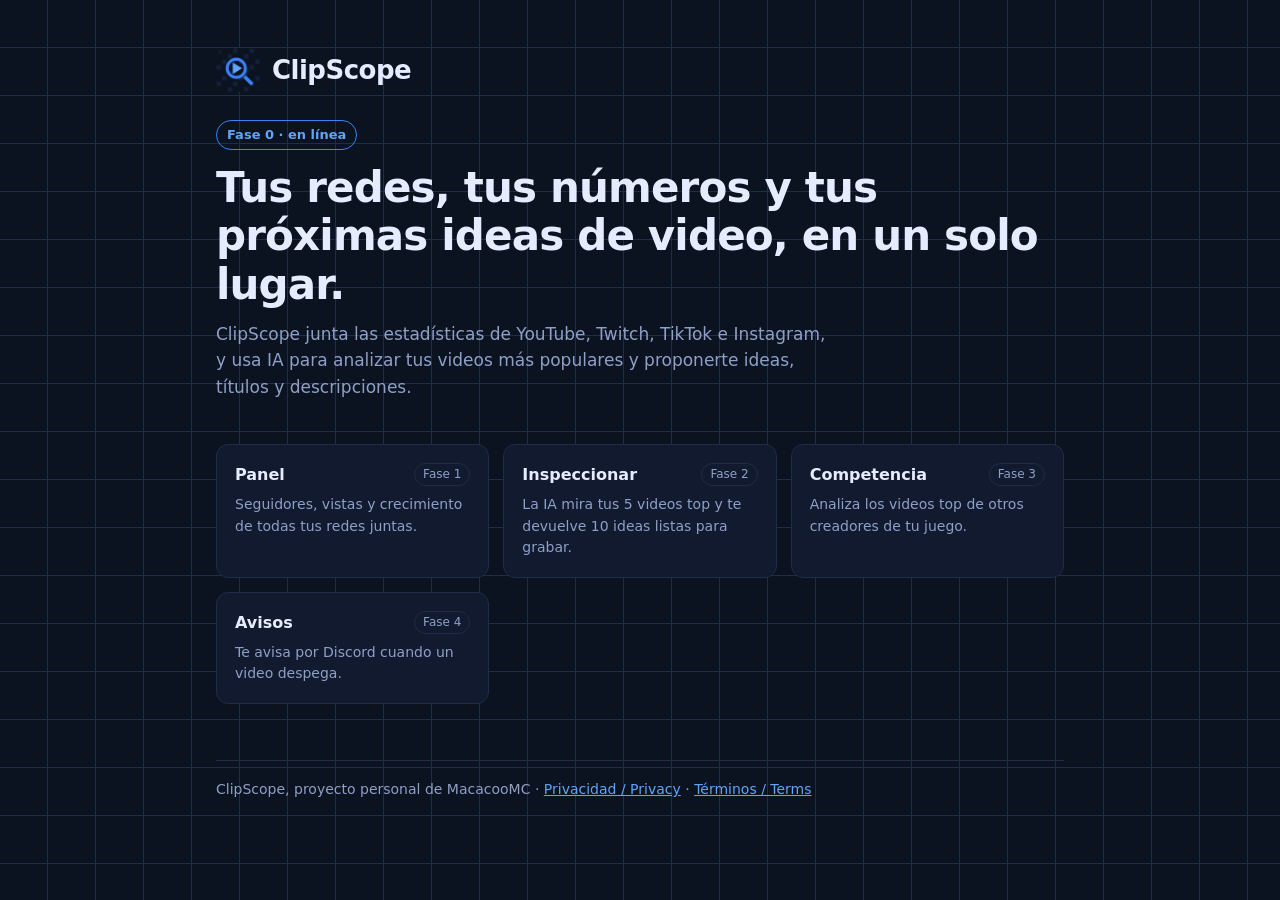
<file: index.html>
<!doctype html>
<html lang="es">
<head>
  <meta charset="utf-8">
  <meta name="viewport" content="width=device-width, initial-scale=1">
  <title>ClipScope</title>
  <meta name="description" content="ClipScope: estadísticas de tus redes e ideas de videos con IA.">
  <meta name="theme-color" content="#0b1220">
  <link rel="manifest" href="/manifest.webmanifest">
  <link rel="icon" href="/icon-192.png">
  <link rel="apple-touch-icon" href="/icon-192.png">
  <link rel="stylesheet" href="/style.css">
</head>
<body>
  <div class="wrap">
    <header>
      <img src="/icon-192.png" alt="">
      <h1>ClipScope</h1>
    </header>

    <section class="hero">
      <span class="tag">Fase 0 · en línea</span>
      <h2>Tus redes, tus números y tus próximas ideas de video, en un solo lugar.</h2>
      <p>ClipScope junta las estadísticas de YouTube, Twitch, TikTok e Instagram, y usa IA para analizar tus videos más populares y proponerte ideas, títulos y descripciones.</p>
      <button class="btn" id="install" hidden>Instalar la app</button>
    </section>

    <section class="grid">
      <div class="card"><span class="soon">Fase 1</span><h3>Panel</h3><p>Seguidores, vistas y crecimiento de todas tus redes juntas.</p></div>
      <div class="card"><span class="soon">Fase 2</span><h3>Inspeccionar</h3><p>La IA mira tus 5 videos top y te devuelve 10 ideas listas para grabar.</p></div>
      <div class="card"><span class="soon">Fase 3</span><h3>Competencia</h3><p>Analiza los videos top de otros creadores de tu juego.</p></div>
      <div class="card"><span class="soon">Fase 4</span><h3>Avisos</h3><p>Te avisa por Discord cuando un video despega.</p></div>
    </section>

    <footer>
      ClipScope, proyecto personal de MacacooMC ·
      <a href="/privacidad">Privacidad / Privacy</a> ·
      <a href="/terminos">Términos / Terms</a>
    </footer>
  </div>

  <script>
    if ('serviceWorker' in navigator) {
      navigator.serviceWorker.register('/sw.js').catch(() => {});
    }
    let deferred;
    const btn = document.getElementById('install');
    window.addEventListener('beforeinstallprompt', (e) => {
      e.preventDefault();
      deferred = e;
      btn.hidden = false;
    });
    btn.addEventListener('click', async () => {
      if (!deferred) return;
      deferred.prompt();
      await deferred.userChoice;
      deferred = null;
      btn.hidden = true;
    });
  </script>
</body>
</html>
</file>
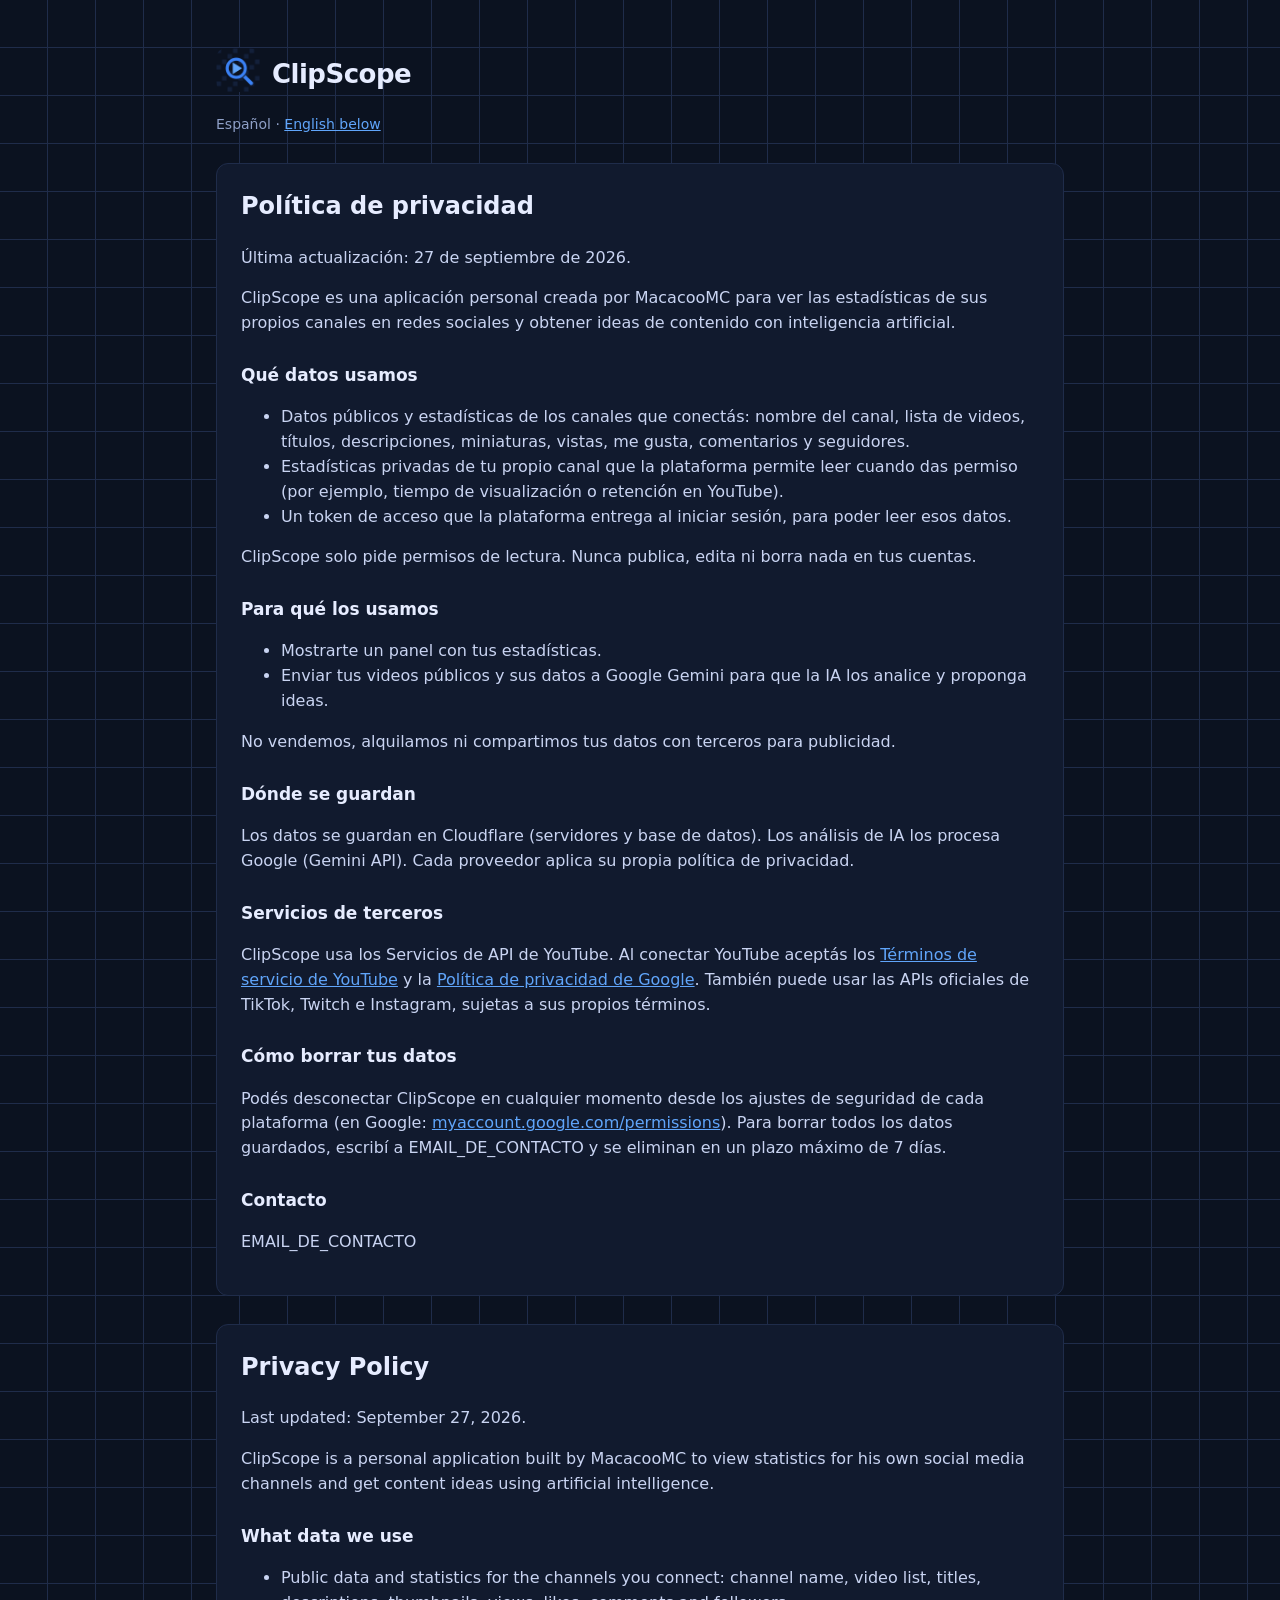
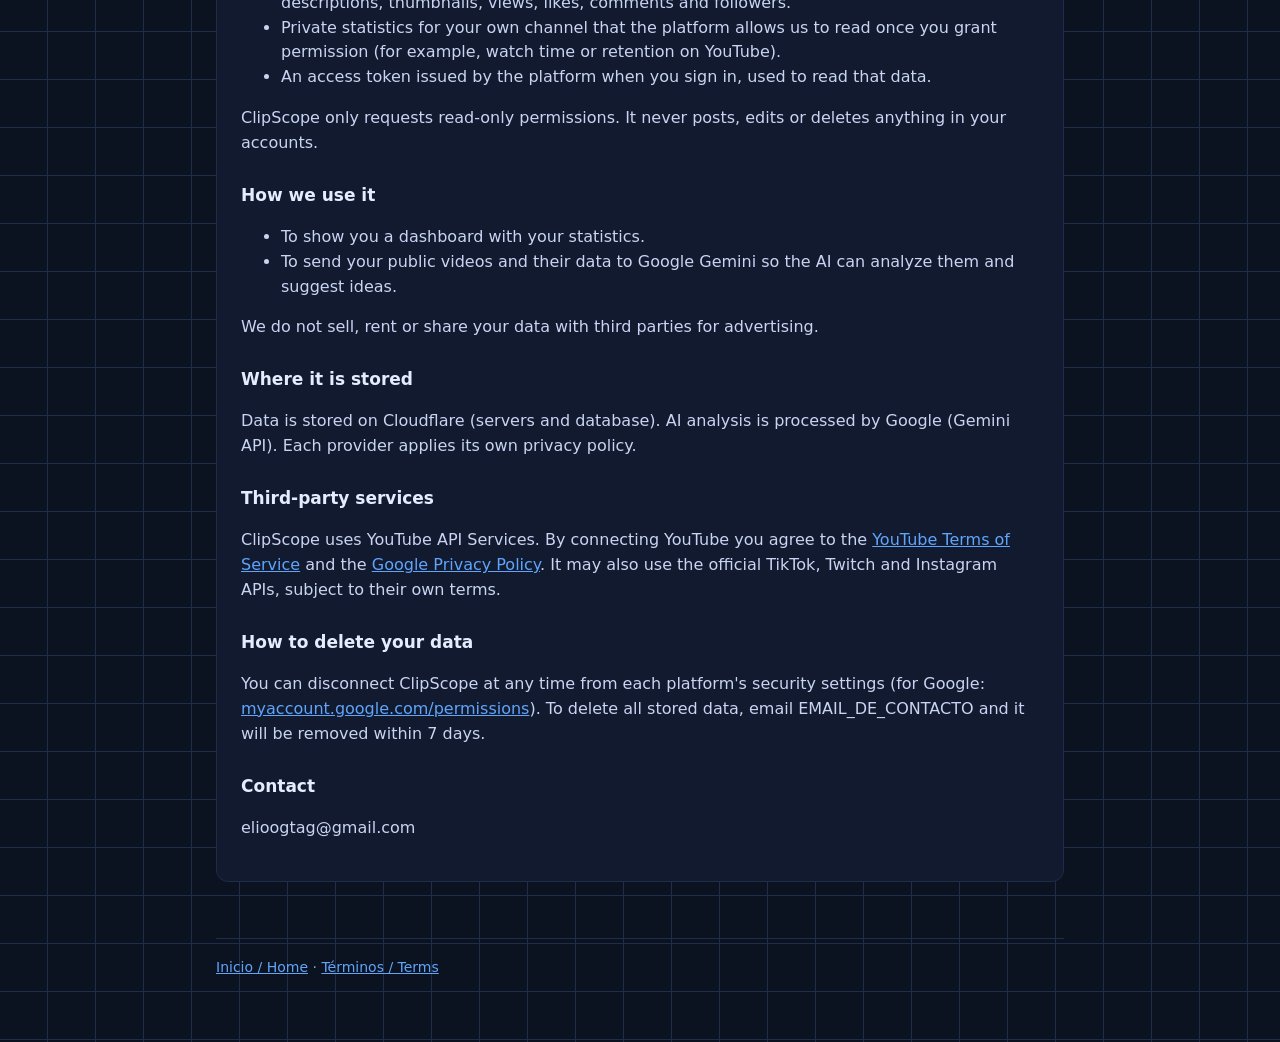
<file: privacidad.html>
<!doctype html>
<html lang="es">
<head>
  <meta charset="utf-8">
  <meta name="viewport" content="width=device-width, initial-scale=1">
  <title>Privacidad · ClipScope</title>
  <meta name="theme-color" content="#0b1220">
  <link rel="icon" href="/icon-192.png">
  <link rel="stylesheet" href="/style.css">
</head>
<body>
  <div class="wrap">
    <header><a href="/"><img src="/icon-192.png" alt="ClipScope"></a><h1>ClipScope</h1></header>
    <p class="lang">Español · <a href="#en">English below</a></p>

    <article class="doc">
      <h2>Política de privacidad</h2>
      <p>Última actualización: 27 de septiembre de 2026.</p>
      <p>ClipScope es una aplicación personal creada por MacacooMC para ver las estadísticas de sus propios canales en redes sociales y obtener ideas de contenido con inteligencia artificial.</p>

      <h3>Qué datos usamos</h3>
      <ul>
        <li>Datos públicos y estadísticas de los canales que conectás: nombre del canal, lista de videos, títulos, descripciones, miniaturas, vistas, me gusta, comentarios y seguidores.</li>
        <li>Estadísticas privadas de tu propio canal que la plataforma permite leer cuando das permiso (por ejemplo, tiempo de visualización o retención en YouTube).</li>
        <li>Un token de acceso que la plataforma entrega al iniciar sesión, para poder leer esos datos.</li>
      </ul>
      <p>ClipScope solo pide permisos de lectura. Nunca publica, edita ni borra nada en tus cuentas.</p>

      <h3>Para qué los usamos</h3>
      <ul>
        <li>Mostrarte un panel con tus estadísticas.</li>
        <li>Enviar tus videos públicos y sus datos a Google Gemini para que la IA los analice y proponga ideas.</li>
      </ul>
      <p>No vendemos, alquilamos ni compartimos tus datos con terceros para publicidad.</p>

      <h3>Dónde se guardan</h3>
      <p>Los datos se guardan en Cloudflare (servidores y base de datos). Los análisis de IA los procesa Google (Gemini API). Cada proveedor aplica su propia política de privacidad.</p>

      <h3>Servicios de terceros</h3>
      <p>ClipScope usa los Servicios de API de YouTube. Al conectar YouTube aceptás los <a href="https://www.youtube.com/t/terms">Términos de servicio de YouTube</a> y la <a href="https://policies.google.com/privacy">Política de privacidad de Google</a>. También puede usar las APIs oficiales de TikTok, Twitch e Instagram, sujetas a sus propios términos.</p>

      <h3>Cómo borrar tus datos</h3>
      <p>Podés desconectar ClipScope en cualquier momento desde los ajustes de seguridad de cada plataforma (en Google: <a href="https://myaccount.google.com/permissions">myaccount.google.com/permissions</a>). Para borrar todos los datos guardados, escribí a EMAIL_DE_CONTACTO y se eliminan en un plazo máximo de 7 días.</p>

      <h3>Contacto</h3>
      <p>EMAIL_DE_CONTACTO</p>
    </article>

    <article class="doc" id="en" lang="en">
      <h2>Privacy Policy</h2>
      <p>Last updated: September 27, 2026.</p>
      <p>ClipScope is a personal application built by MacacooMC to view statistics for his own social media channels and get content ideas using artificial intelligence.</p>

      <h3>What data we use</h3>
      <ul>
        <li>Public data and statistics for the channels you connect: channel name, video list, titles, descriptions, thumbnails, views, likes, comments and followers.</li>
        <li>Private statistics for your own channel that the platform allows us to read once you grant permission (for example, watch time or retention on YouTube).</li>
        <li>An access token issued by the platform when you sign in, used to read that data.</li>
      </ul>
      <p>ClipScope only requests read-only permissions. It never posts, edits or deletes anything in your accounts.</p>

      <h3>How we use it</h3>
      <ul>
        <li>To show you a dashboard with your statistics.</li>
        <li>To send your public videos and their data to Google Gemini so the AI can analyze them and suggest ideas.</li>
      </ul>
      <p>We do not sell, rent or share your data with third parties for advertising.</p>

      <h3>Where it is stored</h3>
      <p>Data is stored on Cloudflare (servers and database). AI analysis is processed by Google (Gemini API). Each provider applies its own privacy policy.</p>

      <h3>Third-party services</h3>
      <p>ClipScope uses YouTube API Services. By connecting YouTube you agree to the <a href="https://www.youtube.com/t/terms">YouTube Terms of Service</a> and the <a href="https://policies.google.com/privacy">Google Privacy Policy</a>. It may also use the official TikTok, Twitch and Instagram APIs, subject to their own terms.</p>

      <h3>How to delete your data</h3>
      <p>You can disconnect ClipScope at any time from each platform's security settings (for Google: <a href="https://myaccount.google.com/permissions">myaccount.google.com/permissions</a>). To delete all stored data, email EMAIL_DE_CONTACTO and it will be removed within 7 days.</p>

      <h3>Contact</h3>
      <p>elioogtag@gmail.com</p>
    </article>

    <footer><a href="/">Inicio / Home</a> · <a href="/terminos">Términos / Terms</a></footer>
  </div>
</body>
</html>
</file>
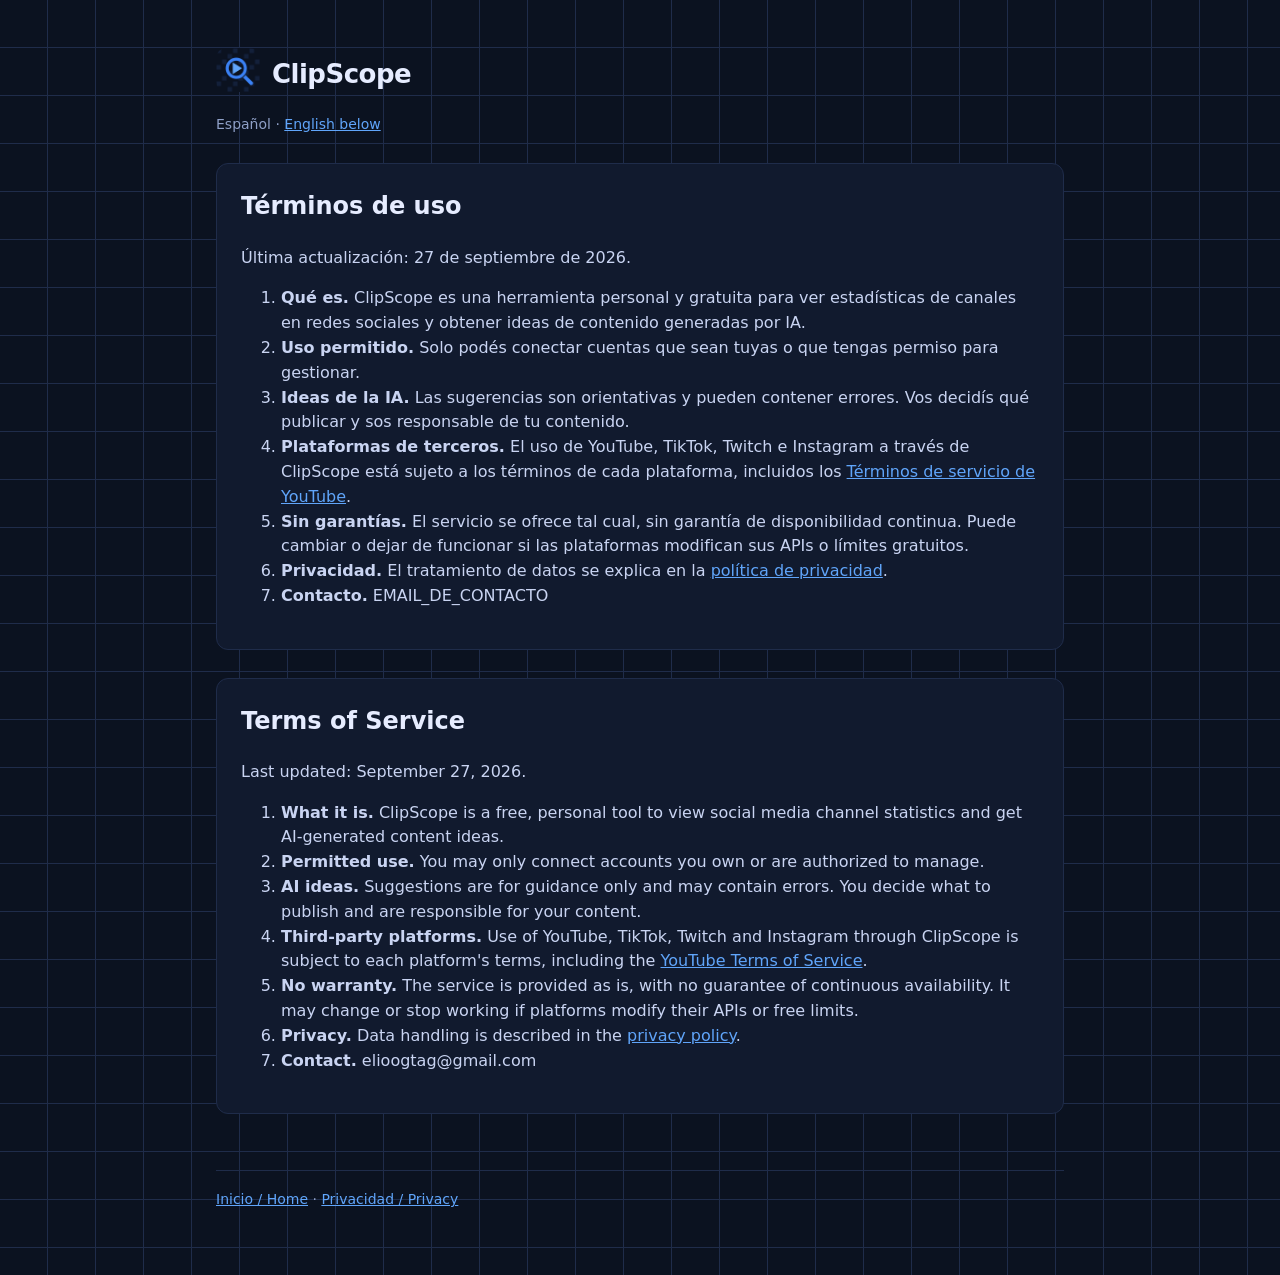
<file: terminos.html>
<!doctype html>
<html lang="es">
<head>
  <meta charset="utf-8">
  <meta name="viewport" content="width=device-width, initial-scale=1">
  <title>Términos · ClipScope</title>
  <meta name="theme-color" content="#0b1220">
  <link rel="icon" href="/icon-192.png">
  <link rel="stylesheet" href="/style.css">
</head>
<body>
  <div class="wrap">
    <header><a href="/"><img src="/icon-192.png" alt="ClipScope"></a><h1>ClipScope</h1></header>
    <p class="lang">Español · <a href="#en">English below</a></p>

    <article class="doc">
      <h2>Términos de uso</h2>
      <p>Última actualización: 27 de septiembre de 2026.</p>
      <ol>
        <li><strong>Qué es.</strong> ClipScope es una herramienta personal y gratuita para ver estadísticas de canales en redes sociales y obtener ideas de contenido generadas por IA.</li>
        <li><strong>Uso permitido.</strong> Solo podés conectar cuentas que sean tuyas o que tengas permiso para gestionar.</li>
        <li><strong>Ideas de la IA.</strong> Las sugerencias son orientativas y pueden contener errores. Vos decidís qué publicar y sos responsable de tu contenido.</li>
        <li><strong>Plataformas de terceros.</strong> El uso de YouTube, TikTok, Twitch e Instagram a través de ClipScope está sujeto a los términos de cada plataforma, incluidos los <a href="https://www.youtube.com/t/terms">Términos de servicio de YouTube</a>.</li>
        <li><strong>Sin garantías.</strong> El servicio se ofrece tal cual, sin garantía de disponibilidad continua. Puede cambiar o dejar de funcionar si las plataformas modifican sus APIs o límites gratuitos.</li>
        <li><strong>Privacidad.</strong> El tratamiento de datos se explica en la <a href="/privacidad">política de privacidad</a>.</li>
        <li><strong>Contacto.</strong> EMAIL_DE_CONTACTO</li>
      </ol>
    </article>

    <article class="doc" id="en" lang="en">
      <h2>Terms of Service</h2>
      <p>Last updated: September 27, 2026.</p>
      <ol>
        <li><strong>What it is.</strong> ClipScope is a free, personal tool to view social media channel statistics and get AI-generated content ideas.</li>
        <li><strong>Permitted use.</strong> You may only connect accounts you own or are authorized to manage.</li>
        <li><strong>AI ideas.</strong> Suggestions are for guidance only and may contain errors. You decide what to publish and are responsible for your content.</li>
        <li><strong>Third-party platforms.</strong> Use of YouTube, TikTok, Twitch and Instagram through ClipScope is subject to each platform's terms, including the <a href="https://www.youtube.com/t/terms">YouTube Terms of Service</a>.</li>
        <li><strong>No warranty.</strong> The service is provided as is, with no guarantee of continuous availability. It may change or stop working if platforms modify their APIs or free limits.</li>
        <li><strong>Privacy.</strong> Data handling is described in the <a href="/privacidad">privacy policy</a>.</li>
        <li><strong>Contact.</strong> elioogtag@gmail.com</li>
      </ol>
    </article>

    <footer><a href="/">Inicio / Home</a> · <a href="/privacidad">Privacidad / Privacy</a></footer>
  </div>
</body>
</html>
</file>
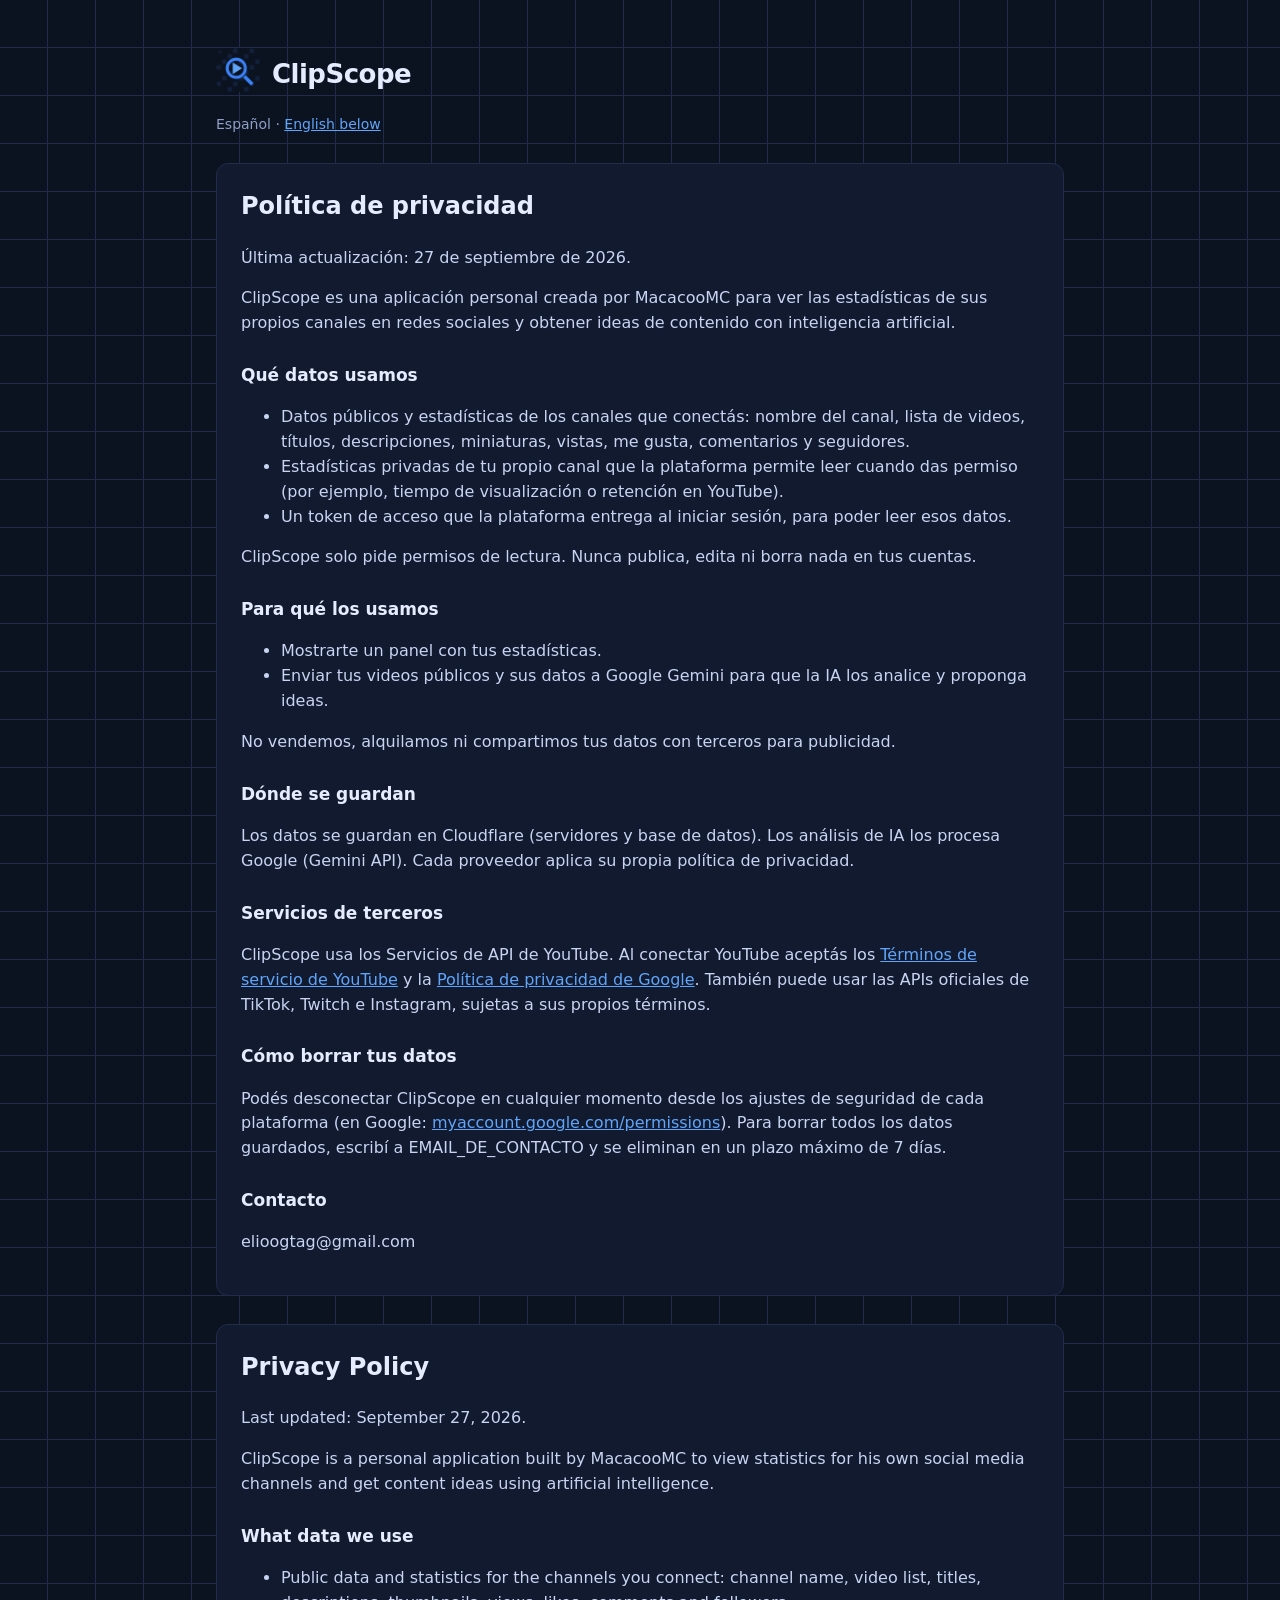
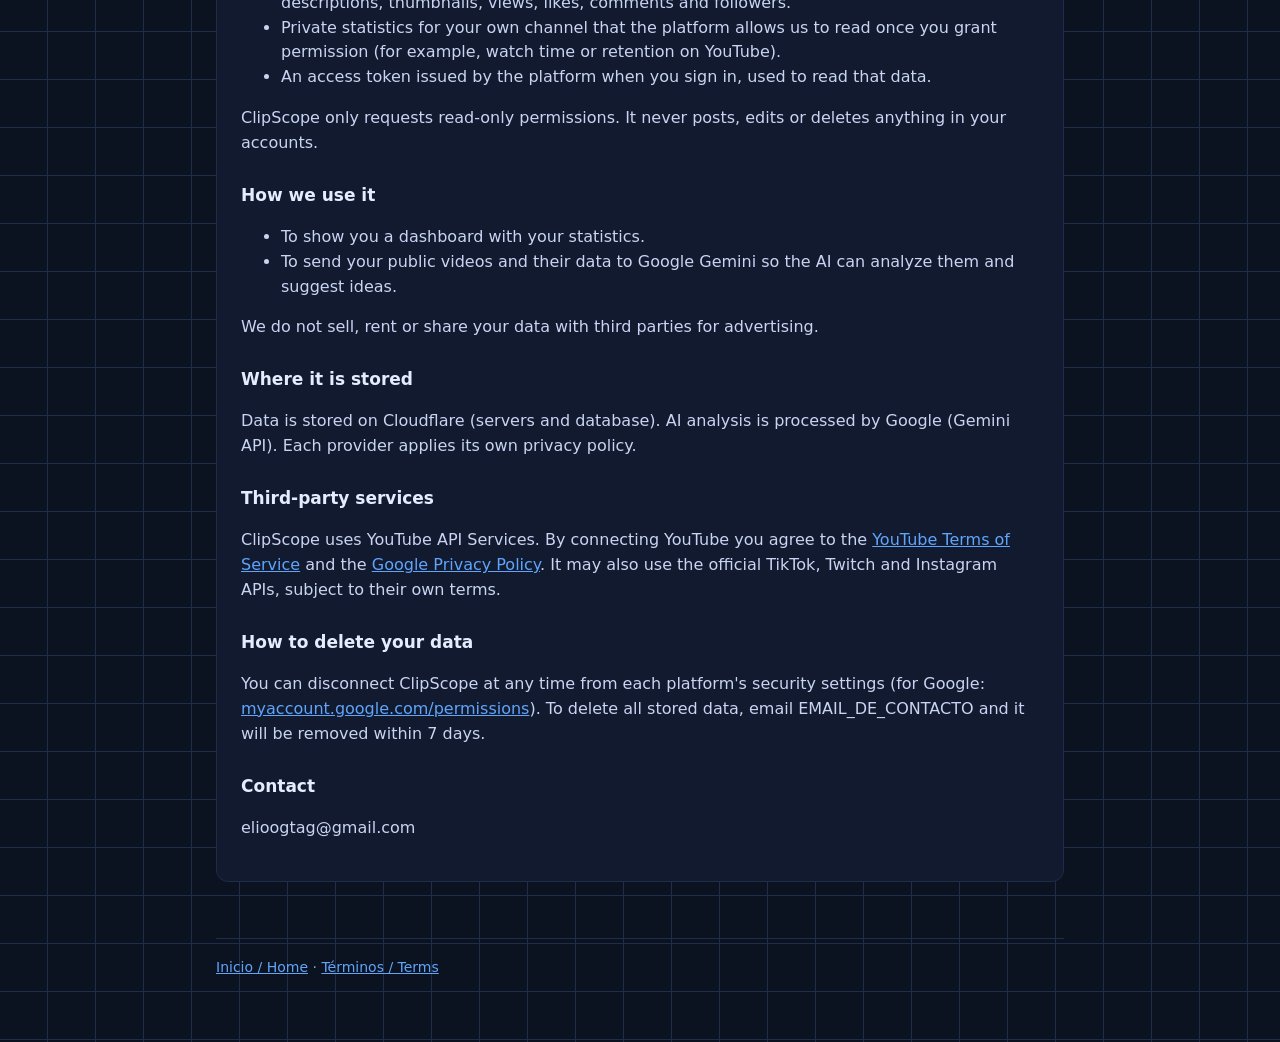
<file: public/privacidad.html>
<!doctype html>
<html lang="es">
<head>
  <meta charset="utf-8">
  <meta name="viewport" content="width=device-width, initial-scale=1">
  <title>Privacidad · ClipScope</title>
  <meta name="theme-color" content="#0b1220">
  <link rel="icon" href="/icon-192.png">
  <link rel="stylesheet" href="/style.css">
</head>
<body>
  <div class="wrap">
    <header><a href="/"><img src="/icon-192.png" alt="ClipScope"></a><h1>ClipScope</h1></header>
    <p class="lang">Español · <a href="#en">English below</a></p>

    <article class="doc">
      <h2>Política de privacidad</h2>
      <p>Última actualización: 27 de septiembre de 2026.</p>
      <p>ClipScope es una aplicación personal creada por MacacooMC para ver las estadísticas de sus propios canales en redes sociales y obtener ideas de contenido con inteligencia artificial.</p>

      <h3>Qué datos usamos</h3>
      <ul>
        <li>Datos públicos y estadísticas de los canales que conectás: nombre del canal, lista de videos, títulos, descripciones, miniaturas, vistas, me gusta, comentarios y seguidores.</li>
        <li>Estadísticas privadas de tu propio canal que la plataforma permite leer cuando das permiso (por ejemplo, tiempo de visualización o retención en YouTube).</li>
        <li>Un token de acceso que la plataforma entrega al iniciar sesión, para poder leer esos datos.</li>
      </ul>
      <p>ClipScope solo pide permisos de lectura. Nunca publica, edita ni borra nada en tus cuentas.</p>

      <h3>Para qué los usamos</h3>
      <ul>
        <li>Mostrarte un panel con tus estadísticas.</li>
        <li>Enviar tus videos públicos y sus datos a Google Gemini para que la IA los analice y proponga ideas.</li>
      </ul>
      <p>No vendemos, alquilamos ni compartimos tus datos con terceros para publicidad.</p>

      <h3>Dónde se guardan</h3>
      <p>Los datos se guardan en Cloudflare (servidores y base de datos). Los análisis de IA los procesa Google (Gemini API). Cada proveedor aplica su propia política de privacidad.</p>

      <h3>Servicios de terceros</h3>
      <p>ClipScope usa los Servicios de API de YouTube. Al conectar YouTube aceptás los <a href="https://www.youtube.com/t/terms">Términos de servicio de YouTube</a> y la <a href="https://policies.google.com/privacy">Política de privacidad de Google</a>. También puede usar las APIs oficiales de TikTok, Twitch e Instagram, sujetas a sus propios términos.</p>

      <h3>Cómo borrar tus datos</h3>
      <p>Podés desconectar ClipScope en cualquier momento desde los ajustes de seguridad de cada plataforma (en Google: <a href="https://myaccount.google.com/permissions">myaccount.google.com/permissions</a>). Para borrar todos los datos guardados, escribí a EMAIL_DE_CONTACTO y se eliminan en un plazo máximo de 7 días.</p>

      <h3>Contacto</h3>
      <p>elioogtag@gmail.com</p>
    </article>

    <article class="doc" id="en" lang="en">
      <h2>Privacy Policy</h2>
      <p>Last updated: September 27, 2026.</p>
      <p>ClipScope is a personal application built by MacacooMC to view statistics for his own social media channels and get content ideas using artificial intelligence.</p>

      <h3>What data we use</h3>
      <ul>
        <li>Public data and statistics for the channels you connect: channel name, video list, titles, descriptions, thumbnails, views, likes, comments and followers.</li>
        <li>Private statistics for your own channel that the platform allows us to read once you grant permission (for example, watch time or retention on YouTube).</li>
        <li>An access token issued by the platform when you sign in, used to read that data.</li>
      </ul>
      <p>ClipScope only requests read-only permissions. It never posts, edits or deletes anything in your accounts.</p>

      <h3>How we use it</h3>
      <ul>
        <li>To show you a dashboard with your statistics.</li>
        <li>To send your public videos and their data to Google Gemini so the AI can analyze them and suggest ideas.</li>
      </ul>
      <p>We do not sell, rent or share your data with third parties for advertising.</p>

      <h3>Where it is stored</h3>
      <p>Data is stored on Cloudflare (servers and database). AI analysis is processed by Google (Gemini API). Each provider applies its own privacy policy.</p>

      <h3>Third-party services</h3>
      <p>ClipScope uses YouTube API Services. By connecting YouTube you agree to the <a href="https://www.youtube.com/t/terms">YouTube Terms of Service</a> and the <a href="https://policies.google.com/privacy">Google Privacy Policy</a>. It may also use the official TikTok, Twitch and Instagram APIs, subject to their own terms.</p>

      <h3>How to delete your data</h3>
      <p>You can disconnect ClipScope at any time from each platform's security settings (for Google: <a href="https://myaccount.google.com/permissions">myaccount.google.com/permissions</a>). To delete all stored data, email EMAIL_DE_CONTACTO and it will be removed within 7 days.</p>

      <h3>Contact</h3>
      <p>elioogtag@gmail.com</p>
    </article>

    <footer><a href="/">Inicio / Home</a> · <a href="/terminos">Términos / Terms</a></footer>
  </div>
</body>
</html>
</file>
<file: style.css>
:root {
  --bg: #0b1220;
  --panel: #111a2e;
  --line: #1f2c4a;
  --text: #e6ecff;
  --muted: #8fa0c7;
  --accent: #3b82f6;
  --accent-2: #60a5fa;
}
* { box-sizing: border-box; }
html, body { margin: 0; }
body {
  background: var(--bg);
  background-image:
    linear-gradient(var(--line) 1px, transparent 1px),
    linear-gradient(90deg, var(--line) 1px, transparent 1px);
  background-size: 48px 48px;
  background-position: -1px -1px;
  color: var(--text);
  font-family: system-ui, -apple-system, "Segoe UI", Roboto, sans-serif;
  line-height: 1.55;
  min-height: 100vh;
}
.wrap { max-width: 880px; margin: 0 auto; padding: 48px 16px 64px; }
header { display: flex; align-items: center; gap: 12px; }
header img { width: 44px; height: 44px; border-radius: 10px; }
header h1 { font-size: 26px; margin: 0; letter-spacing: -0.02em; }
.tag {
  display: inline-block; margin-top: 28px; padding: 4px 10px;
  border: 1px solid var(--accent); border-radius: 999px;
  color: var(--accent-2); font-size: 13px; font-weight: 600;
}
.hero h2 { font-size: clamp(28px, 5vw, 42px); line-height: 1.15; margin: 14px 0 12px; letter-spacing: -0.02em; }
.hero p { color: var(--muted); font-size: 17px; max-width: 620px; margin: 0; }
.btn {
  display: inline-block; margin-top: 24px; padding: 11px 18px;
  background: var(--accent); color: #fff; border: 0; border-radius: 10px;
  font-size: 15px; font-weight: 600; cursor: pointer; text-decoration: none;
}
.btn[hidden] { display: none; }
.grid { display: grid; grid-template-columns: repeat(auto-fit, minmax(240px, 1fr)); gap: 14px; margin-top: 44px; }
.card { background: var(--panel); border: 1px solid var(--line); border-radius: 12px; padding: 18px; }
.card h3 { margin: 0 0 6px; font-size: 16px; }
.card p { margin: 0; color: var(--muted); font-size: 14px; }
.card .soon { float: right; font-size: 12px; color: var(--muted); border: 1px solid var(--line); border-radius: 999px; padding: 1px 8px; }
footer { margin-top: 56px; padding-top: 18px; border-top: 1px solid var(--line); color: var(--muted); font-size: 14px; }
footer a { color: var(--accent-2); }
.doc { background: var(--panel); border: 1px solid var(--line); border-radius: 12px; padding: 24px; margin-top: 28px; }
.doc h2 { margin-top: 0; }
.doc h3 { margin-top: 26px; font-size: 17px; }
.doc p, .doc li { color: #c9d4f2; }
.doc a { color: var(--accent-2); }
.lang { color: var(--muted); font-size: 14px; }
.lang a { color: var(--accent-2); }
</file>
